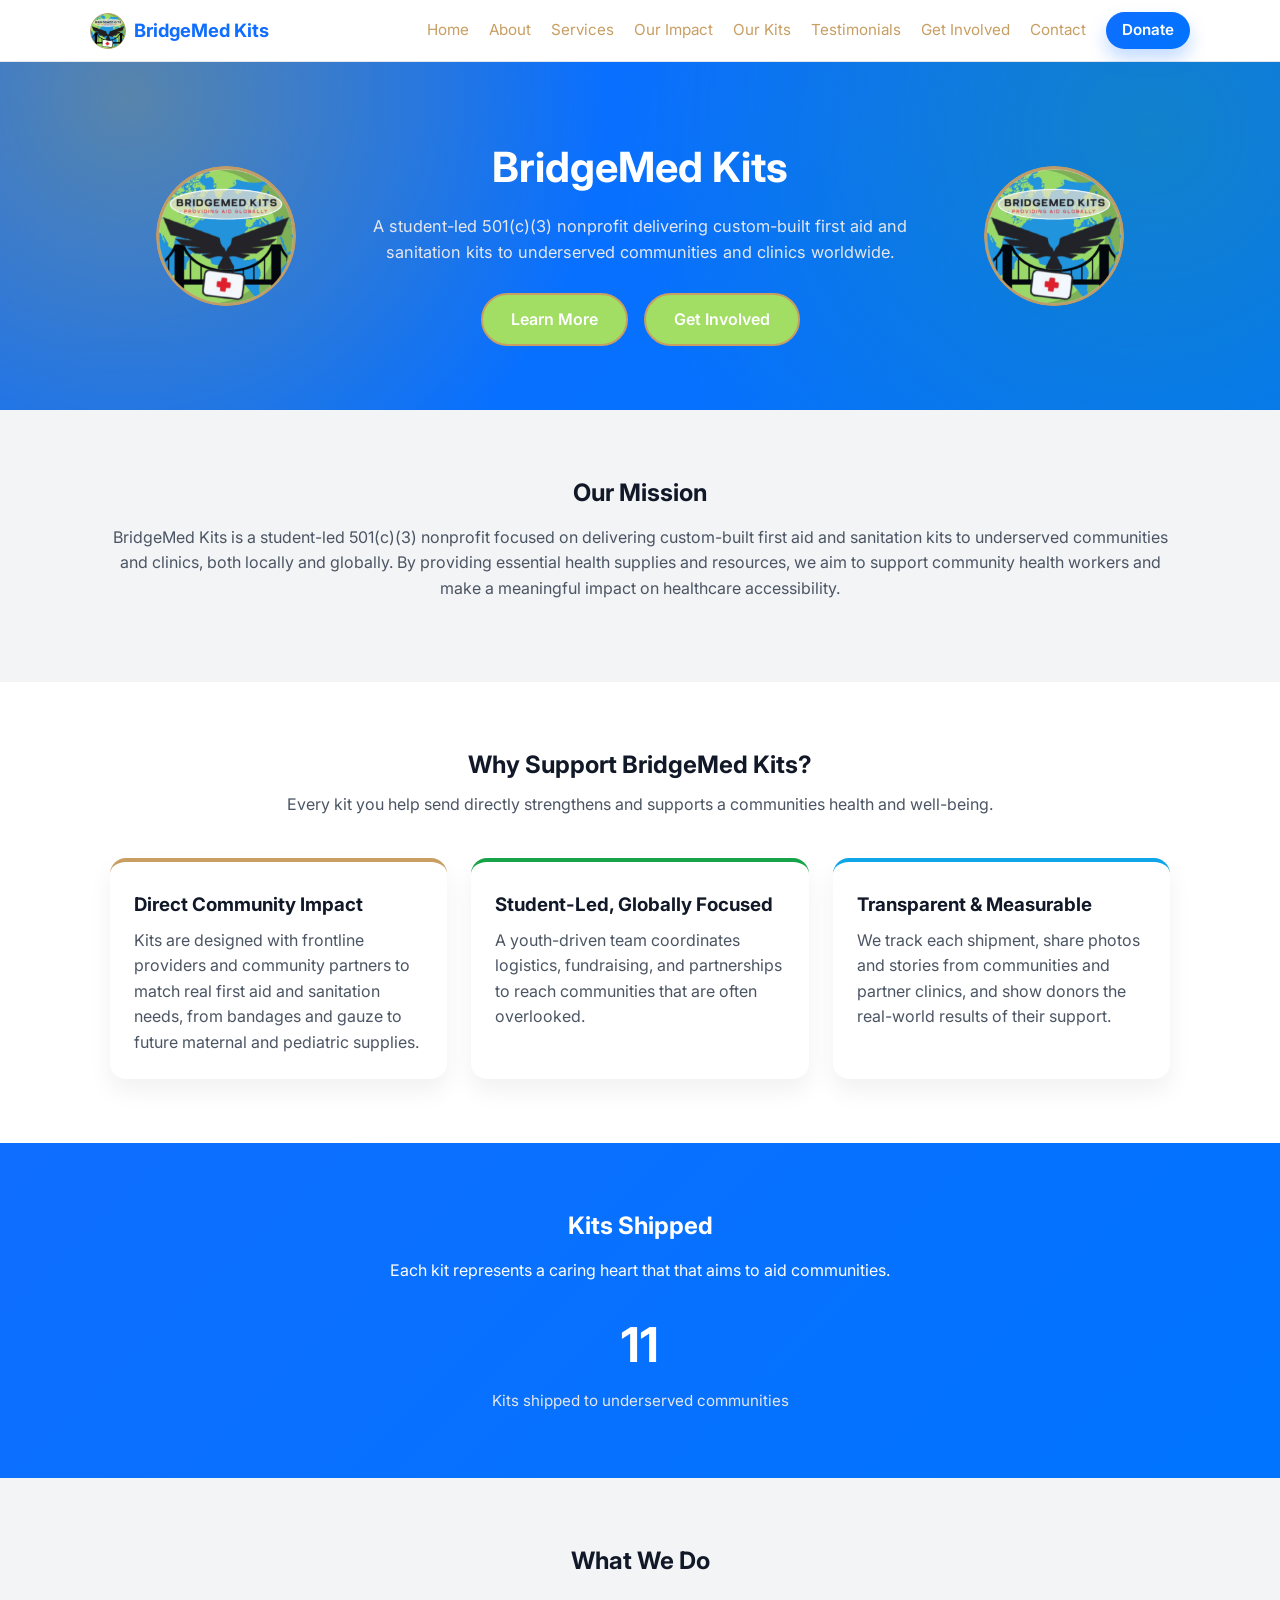
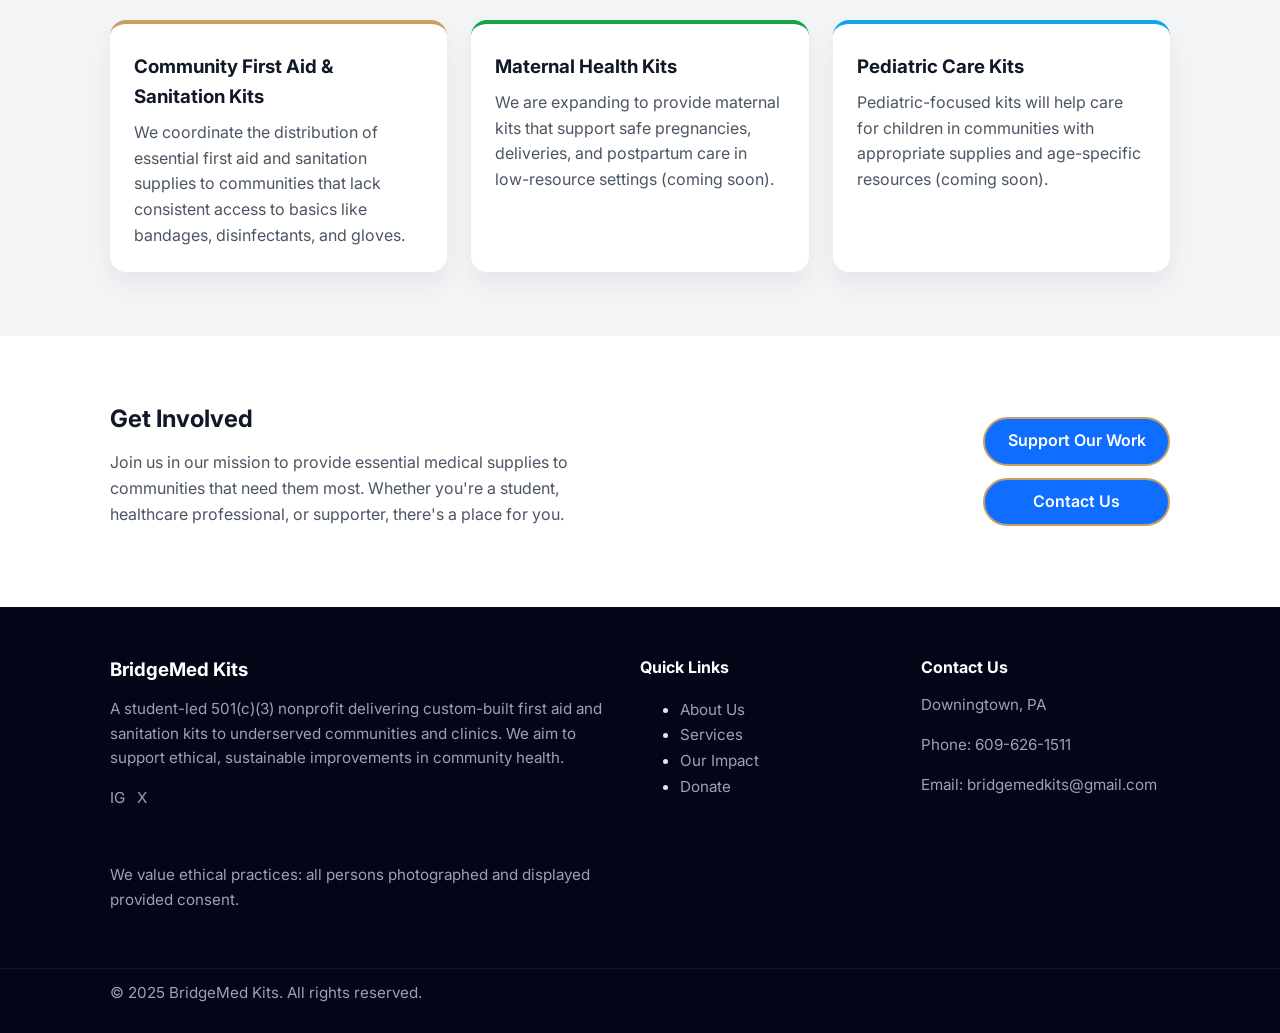
<file: index.html>
<!DOCTYPE html>
<html lang="en">
<head>
  <meta charset="UTF-8">
  <title>BridgeMed Kits | Home</title>
  <meta name="viewport" content="width=device-width, initial-scale=1.0">
  <link rel="icon" href="assets/logo.png" type="image/png">
  <link rel="stylesheet" href="styles.css">
  <link rel="preconnect" href="https://fonts.googleapis.com">
  <link rel="preconnect" href="https://fonts.gstatic.com" crossorigin>
  <link href="https://fonts.googleapis.com/css2?family=Inter:wght@300;400;500;600;700&display=swap" rel="stylesheet">
</head>
<body>
  <header class="site-header">
    <div class="container header-inner">
      <a href="index.html" class="brand">
        <!-- Replace logo.png with your actual logo file in /assets -->
        <img src="assets/logo.png" alt="BridgeMed Kits logo" class="brand-logo">
        <span class="brand-name">BridgeMed Kits</span>
      </a>
      <button class="nav-toggle" aria-label="Toggle navigation">
        <span></span><span></span><span></span>
      </button>
      <nav class="main-nav">
        <a href="index.html">Home</a>
        <a href="about.html">About</a>
        <a href="services.html">Services</a>
        <a href="impact.html">Our Impact</a>
        <a href="kits.html">Our Kits</a>
        <a href="testimonials.html">Testimonials</a>
        <a href="get-involved.html">Get Involved</a>
        <a href="contact.html">Contact</a>
        <a href="get-involved.html" class="btn btn-small">Donate</a>
      </nav>
    </div>
  </header>

  <main>
    <!-- Hero -->
    <section class="hero">
      <div class="hero-gradient"></div>
      <div class="container hero-content">
<img src="assets/logo.png" class="hero-logo hero-logo-left">
<img src="assets/logo.png" class="hero-logo hero-logo-right">

        <div class="hero-text">
          <h1>BridgeMed Kits</h1>
          <p>A student-led 501(c)(3) nonprofit delivering custom-built first aid and sanitation kits to underserved communities and clinics worldwide.</p>
         <div class="hero-actions">
  <a href="#mission" class="hero-btn">Learn More</a>
  <a href="#get-involved" class="hero-btn hero-btn-hover">Get Involved</a>
</div>
          </div>
        </div>
      </div>
    </section>

    <!-- Mission -->
    <section id="mission" class="section section-light">
      <div class="container section-center">
        <h2>Our Mission</h2>
        <p>
          BridgeMed Kits is a student-led 501(c)(3) nonprofit focused on delivering custom-built first aid
          and sanitation kits to underserved communities and clinics, both locally and globally. By providing
          essential health supplies and resources, we aim to support community health workers and make a
          meaningful impact on healthcare accessibility.
        </p>
      </div>
    </section>

    <!-- Why Support -->
    <section id="why-support" class="section">
      <div class="container">
        <div class="section-header">
          <h2>Why Support BridgeMed Kits?</h2>
          <p>Every kit you help send directly strengthens and supports a communities health and well-being.</p>
        </div>
        <div class="grid grid-3">
          <article class="card accent-gold">
            <h3>Direct Community Impact</h3>
            <p>
              Kits are designed with frontline providers and community partners to match real first aid and
              sanitation needs, from bandages and gauze to future maternal and pediatric supplies.
            </p>
          </article>
          <article class="card accent-green">
            <h3>Student-Led, Globally Focused</h3>
            <p>
              A youth-driven team coordinates logistics, fundraising, and partnerships to reach
              communities that are often overlooked.
            </p>
          </article>
          <article class="card accent-blue">
            <h3>Transparent & Measurable</h3>
            <p>
              We track each shipment, share photos and stories from communities and partner clinics, and show donors
              the real-world results of their support.
            </p>
          </article>
        </div>
      </div>
    </section>


    <!-- Kits Shipped Counter -->
    <section class="section section-accent">
      <div class="container section-center">
        <h2>Kits Shipped</h2>
        <p>Each kit represents a caring heart that that aims to aid communities.</p>
        <div class="counter-wrapper">
          <!-- Update data-target with your real kits shipped count -->
          <span class="counter-number" data-target="30"+"">0</span>
          <span class="counter-label">Kits shipped to underserved communities</span>
        </div>
      </div>
    </section>
    
    <!-- What We Do -->
    <section class="section section-light">
      <div class="container">
        <div class="section-header">
          <h2>What We Do</h2>
        </div>
        <div class="grid grid-3">
          <article class="card accent-gold">
            <h3>Community First Aid & Sanitation Kits</h3>
            <p>
              We coordinate the distribution of essential first aid and sanitation supplies to communities
              that lack consistent access to basics like bandages, disinfectants, and gloves.
            </p>
          </article>
          <article class="card accent-green">
            <h3>Maternal Health Kits</h3>
            <p>
              We are expanding to provide maternal kits that support safe pregnancies, deliveries,
              and postpartum care in low-resource settings (coming soon).
            </p>
          </article>
          <article class="card accent-blue">
            <h3>Pediatric Care Kits</h3>
            <p>
              Pediatric-focused kits will help care for children in communities with appropriate supplies and
              age-specific resources (coming soon).
            </p>
          </article>
        </div>
      </div>
    </section>

    <!-- Get Involved Preview -->
    <section class="section">
      <div class="container get-involved-preview">
        <div>
          <h2>Get Involved</h2>
          <p>
            Join us in our mission to provide essential medical supplies to communities that need them most.
            Whether you&apos;re a student, healthcare professional, or supporter, there&apos;s a place for you.
          </p>
        </div>
        <div class="get-involved-actions">
<a href="get-involved.html" class="support-pill">Support Our Work</a>
<a href="contact.html" class="support-pill">Contact Us</a>
        </div>
      </div>
    </section>

  </main>

  <footer class="site-footer">
    <div class="container footer-grid">
      <div>
        <h3>BridgeMed Kits</h3>
        <p>
          A student-led 501(c)(3) nonprofit delivering custom-built first aid and sanitation kits to underserved communities and clinics.
          We aim to support ethical, sustainable improvements in community health.
        </p>
        <div class="footer-social">
          <!-- Replace # with your real social links -->
          <a href="#" aria-label="Instagram">IG</a>
          <a href="#" aria-label="Twitter / X">X</a>
        </div>
      </div>
      <div>
        <h4>Quick Links</h4>
        <ul>
          <li><a href="about.html">About Us</a></li>
          <li><a href="services.html">Services</a></li>
          <li><a href="impact.html">Our Impact</a></li>
          <li><a href="get-involved.html">Donate</a></li>
        </ul>
      </div>
      <div>
        <h4>Contact Us</h4>
        <p>Downingtown, PA</p>
        <p>Phone: 609-626-1511</p>
        <p>Email: <a href="mailto:bridgemedkits@gmail.com">bridgemedkits@gmail.com</a></p>
      </div>
      <p class="footer-note">We value ethical practices: all persons photographed and displayed provided consent.</p>
    </div>
    <div class="footer-bottom">
      <div class="container">
        <p>&copy; 2025 BridgeMed Kits. All rights reserved.</p>
      </div>
    </div>
  </footer>

  <script src="main.js"></script>
</body>
</html>
</file>
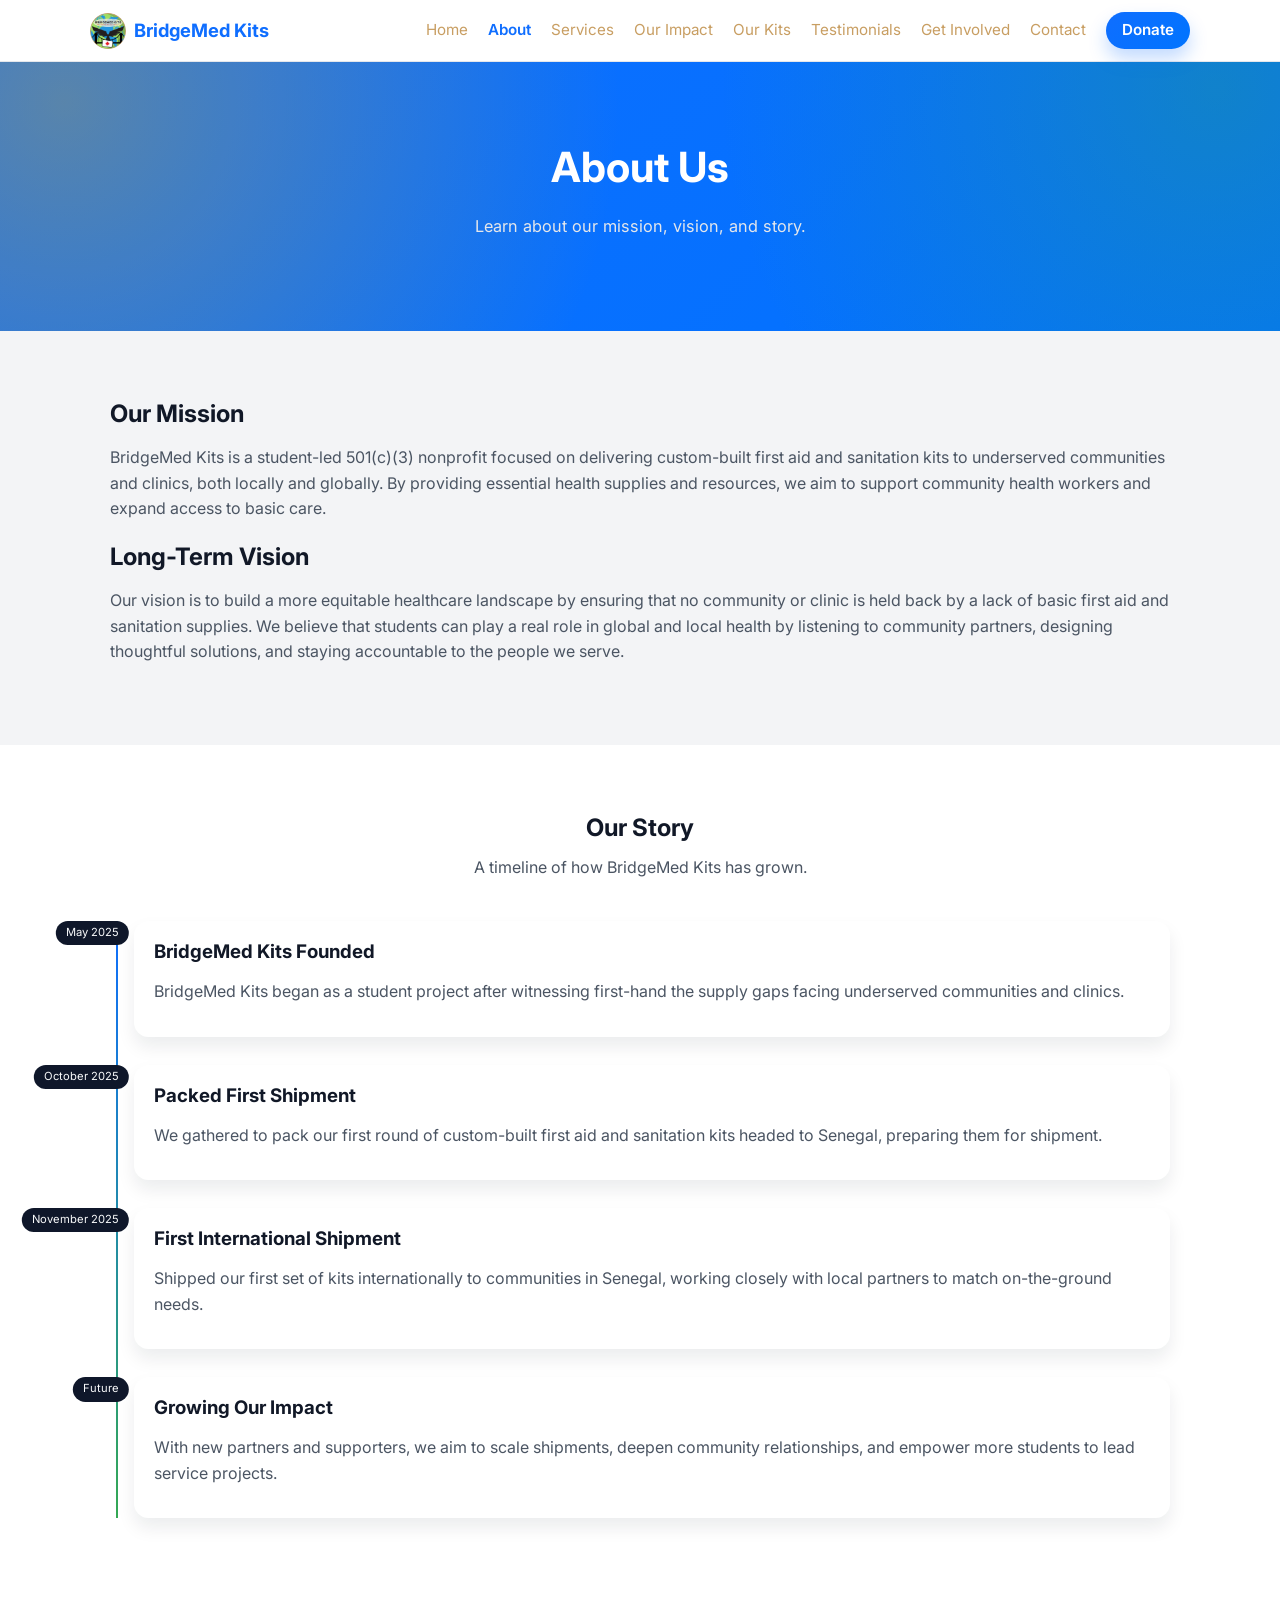
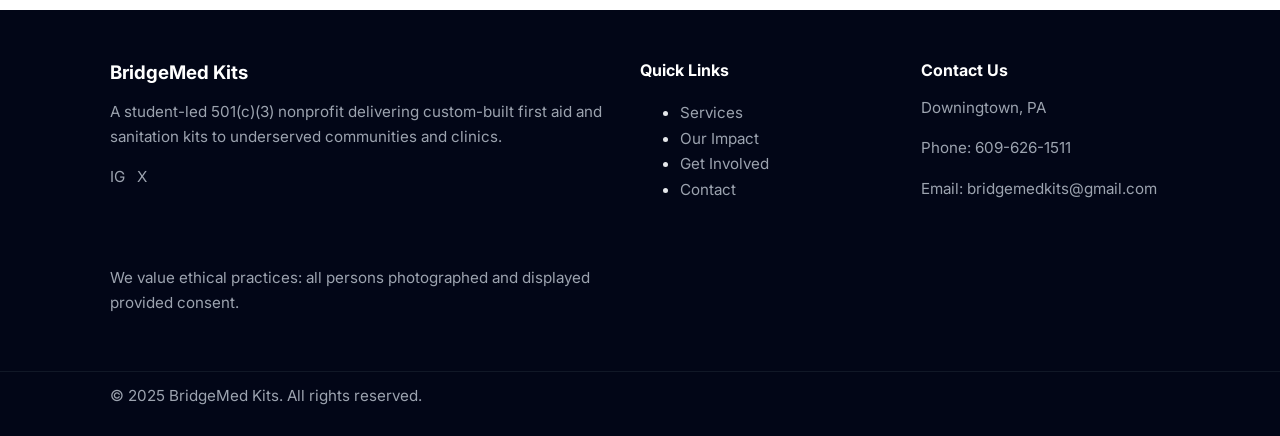
<file: about.html>
<!DOCTYPE html>
<html lang="en">
<head>
  <meta charset="UTF-8">
  <title>BridgeMed Kits | About Us</title>
  <meta name="viewport" content="width=device-width, initial-scale=1.0">
  <link rel="icon" href="assets/logo.png" type="image/png">
  <link rel="stylesheet" href="styles.css">
  <link rel="preconnect" href="https://fonts.googleapis.com">
  <link rel="preconnect" href="https://fonts.gstatic.com" crossorigin>
  <link href="https://fonts.googleapis.com/css2?family=Inter:wght@300;400;500;600;700&display=swap" rel="stylesheet">
</head>
<body>
  <header class="site-header">
    <div class="container header-inner">
      <a href="index.html" class="brand">
        <img src="assets/logo.png" alt="BridgeMed Kits logo" class="brand-logo">
        <span class="brand-name">BridgeMed Kits</span>
      </a>
      <button class="nav-toggle" aria-label="Toggle navigation">
        <span></span><span></span><span></span>
      </button>
      <nav class="main-nav">
        <a href="index.html">Home</a>
        <a href="about.html" class="active">About</a>
        <a href="services.html">Services</a>
        <a href="impact.html">Our Impact</a>
        <a href="kits.html">Our Kits</a>
        <a href="testimonials.html">Testimonials</a>
        <a href="get-involved.html">Get Involved</a>
        <a href="contact.html">Contact</a>
        <a href="get-involved.html" class="btn btn-small">Donate</a>
      </nav>
    </div>
  </header>

  <main>
    <section class="hero hero-subpage">
      <div class="hero-gradient"></div>
      <div class="container hero-content">
        <div class="hero-text">
          <h1>About Us</h1>
          <p>Learn about our mission, vision, and story.</p>
        </div>
      </div>
    </section>

    <section class="section section-light">
      <div class="container about-layout">
        <div>
          <h2>Our Mission</h2>
          <p>
            BridgeMed Kits is a student-led 501(c)(3) nonprofit focused on delivering custom-built first aid
            and sanitation kits to underserved communities and clinics, both locally and globally. By providing
            essential health supplies and resources, we aim to support community health workers and expand
            access to basic care.
          </p>
        </div>
        <div>
          <h2>Long-Term Vision</h2>
          <p>
            Our vision is to build a more equitable healthcare landscape by ensuring that no community or clinic
            is held back by a lack of basic first aid and sanitation supplies. We believe that students can play
            a real role in global and local health by listening to community partners, designing thoughtful solutions,
            and staying accountable to the people we serve.
          </p>
        </div>
      </div>
    </section>

    <section class="section">
      <div class="container">
        <div class="section-header">
          <h2>Our Story</h2>
          <p>A timeline of how BridgeMed Kits has grown.</p>
        </div>
        <div class="timeline">
          <div class="timeline-item">
            <div class="timeline-badge">May 2025</div>
            <div class="timeline-content">
              <h3>BridgeMed Kits Founded</h3>
              <p>
                BridgeMed Kits began as a student project after witnessing first-hand the supply gaps facing
                underserved communities and clinics.
              </p>
            </div>
          </div>
          <div class="timeline-item">
            <div class="timeline-badge">October 2025</div>
            <div class="timeline-content">
              <h3>Packed First Shipment</h3>
              <p>
                We gathered to pack our first round of custom-built first aid and sanitation kits headed to Senegal,
                preparing them for shipment.
              </p>
            </div>
          </div>
          <div class="timeline-item">
            <div class="timeline-badge">November 2025</div>
            <div class="timeline-content">
              <h3>First International Shipment</h3>
              <p>
                Shipped our first set of kits internationally to communities in Senegal, working closely with
                local partners to match on-the-ground needs.
              </p>
            </div>
          </div>
          <div class="timeline-item">
            <div class="timeline-badge">Future</div>
            <div class="timeline-content">
              <h3>Growing Our Impact</h3>
              <p>
                With new partners and supporters, we aim to scale shipments, deepen community relationships,
                and empower more students to lead service projects.
              </p>
            </div>
          </div>
        </div>
      </div>
    </section>
  </main>

  <footer class="site-footer">
    <div class="container footer-grid">
      <div>
        <h3>BridgeMed Kits</h3>
        <p>
          A student-led 501(c)(3) nonprofit delivering custom-built first aid and sanitation kits to underserved communities and clinics.
        </p>
        <div class="footer-social">
          <a href="#" aria-label="Instagram">IG</a>
          <a href="#" aria-label="Twitter / X">X</a>
        </div>
      </div>
      <div>
        <h4>Quick Links</h4>
        <ul>
          <li><a href="services.html">Services</a></li>
          <li><a href="impact.html">Our Impact</a></li>
          <li><a href="get-involved.html">Get Involved</a></li>
          <li><a href="contact.html">Contact</a></li>
        </ul>
      </div>
      <div>
        <h4>Contact Us</h4>
        <p>Downingtown, PA</p>
        <p>Phone: 609-626-1511</p>
        <p>Email: <a href="mailto:bridgemedkits@gmail.com">bridgemedkits@gmail.com</a></p>
      </div>
      <p class="footer-note">We value ethical practices: all persons photographed and displayed provided consent.</p>
    </div>
    <div class="footer-bottom">
      <div class="container">
        <p>&copy; 2025 BridgeMed Kits. All rights reserved.</p>
      </div>
    </div>
  </footer>

  <script src="main.js"></script>
</body>
</html>
</file>
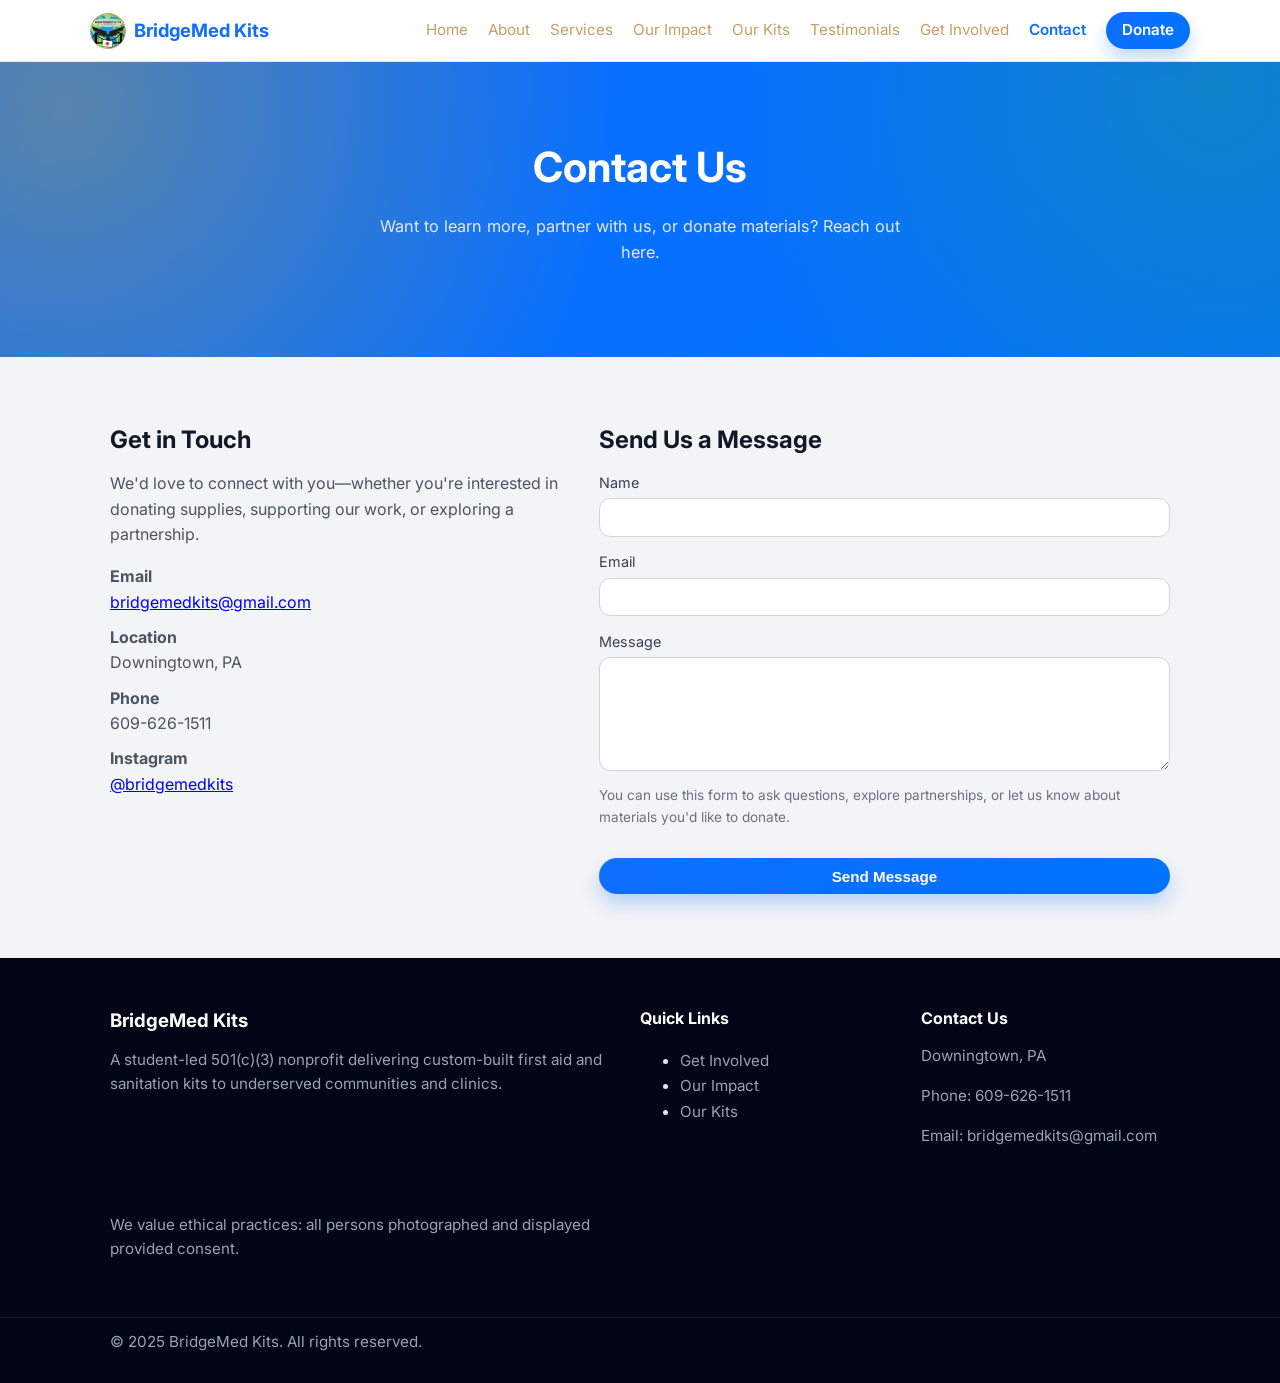
<file: contact.html>
<!DOCTYPE html>
<html lang="en">
<head>
  <meta charset="UTF-8">
  <title>BridgeMed Kits | Contact Us</title>
  <meta name="viewport" content="width=device-width, initial-scale=1.0">
  <link rel="icon" href="assets/logo.png" type="image/png">
  <link rel="stylesheet" href="styles.css">
  <link rel="preconnect" href="https://fonts.googleapis.com">
  <link rel="preconnect" href="https://fonts.gstatic.com" crossorigin>
  <link href="https://fonts.googleapis.com/css2?family=Inter:wght@300;400;500;600;700&display=swap" rel="stylesheet">
</head>
<body>
  <header class="site-header">
    <div class="container header-inner">
      <a href="index.html" class="brand">
        <img src="assets/logo.png" alt="BridgeMed Kits logo" class="brand-logo">
        <span class="brand-name">BridgeMed Kits</span>
      </a>
      <button class="nav-toggle" aria-label="Toggle navigation">
        <span></span><span></span><span></span>
      </button>
      <nav class="main-nav">
        <a href="index.html">Home</a>
        <a href="about.html">About</a>
        <a href="services.html">Services</a>
        <a href="impact.html">Our Impact</a>
        <a href="kits.html">Our Kits</a>
        <a href="testimonials.html">Testimonials</a>
        <a href="get-involved.html">Get Involved</a>
        <a href="contact.html" class="active">Contact</a>
        <a href="get-involved.html" class="btn btn-small">Donate</a>
      </nav>
    </div>
  </header>

  <main>
    <section class="hero hero-subpage">
      <div class="hero-gradient"></div>
      <div class="container hero-content">
        <div class="hero-text">
          <h1>Contact Us</h1>
          <p>Want to learn more, partner with us, or donate materials? Reach out here.</p>
        </div>
      </div>
    </section>

    <section class="section section-light">
      <div class="container contact-layout">
        <div class="contact-info">
          <h2>Get in Touch</h2>
          <p>
            We&apos;d love to connect with you—whether you&apos;re interested in donating supplies,
            supporting our work, or exploring a partnership.            
          </p>
          <div class="contact-details">
            <p><strong>Email</strong><br><a href="mailto:bridgemedkits@gmail.com">bridgemedkits@gmail.com</a></p>
            <p><strong>Location</strong><br>Downingtown, PA</p>
            <p><strong>Phone</strong><br>609-626-1511</p>
            <p><strong>Instagram</strong><br><a href="https://www.instagram.com/bridgemedkits?igsh=MWNqbDFlYzhyczluMQ%3D%3D&utm_source=qr" target="_blank" rel="noopener">@bridgemedkits</a></p>
          </div>
        </div>
        <div class="contact-form-wrapper">
          <h2>Send Us a Message</h2>
            <div id="success-message" class="success-message" style="display:none;">
    Thank you! Your message has been sent. We’ll get back to you shortly.
  </div>
          <form id="contact-form" action="https://formsubmit.co/1920a90eaf8f31cadbe0ac8e3f1f4343" method="POST">
           <input type="hidden" name="_captcha" value="false">
<input type="hidden" name="_next" value="https://bridgemedkits.org/contact.html?success=1">
<input type="hidden" name="_subject" value="New BridgeMed Kits Message">
            <label>
              Name
              <input type="text" id="name" name="name" required>
            </label>
            <label>
              Email
              <input type="email" id="email" name="email" required>
            </label>
            <label>
              Message
              <textarea id="message" name="message" rows="5" required></textarea>
            </label>
            <p class="form-helper">
              You can use this form to ask questions, explore partnerships, or let us know about materials you&apos;d like to donate.
            </p>
            <button type="submit" class="btn">Send Message</button>
         
          </form>
        </div>
      </div>
    </section>
  </main>

  <footer class="site-footer">
    <div class="container footer-grid">
      <div>
        <h3>BridgeMed Kits</h3>
        <p>A student-led 501(c)(3) nonprofit delivering custom-built first aid and sanitation kits to underserved communities and clinics.</p>
      </div>
      <div>
        <h4>Quick Links</h4>
        <ul>
          <li><a href="get-involved.html">Get Involved</a></li>
          <li><a href="impact.html">Our Impact</a></li>
          <li><a href="kits.html">Our Kits</a></li>
        </ul>
      </div>
      <div>
        <h4>Contact Us</h4>
        <p>Downingtown, PA</p>
        <p>Phone: 609-626-1511</p>
        <p>Email: <a href="mailto:bridgemedkits@gmail.com">bridgemedkits@gmail.com</a></p>
      </div>
      <p class="footer-note">We value ethical practices: all persons photographed and displayed provided consent.</p>
    </div>
    <div class="footer-bottom">
      <div class="container">
        <p>&copy; 2025 BridgeMed Kits. All rights reserved.</p>
      </div>
    </div>
  </footer>
<script>
  const params = new URLSearchParams(window.location.search);
  if (params.get('success') === '1') {
    document.getElementById('success-message').style.display = 'block';
  }
</script>
  <script src="main.js"></script>
</body>
</html>
</file>
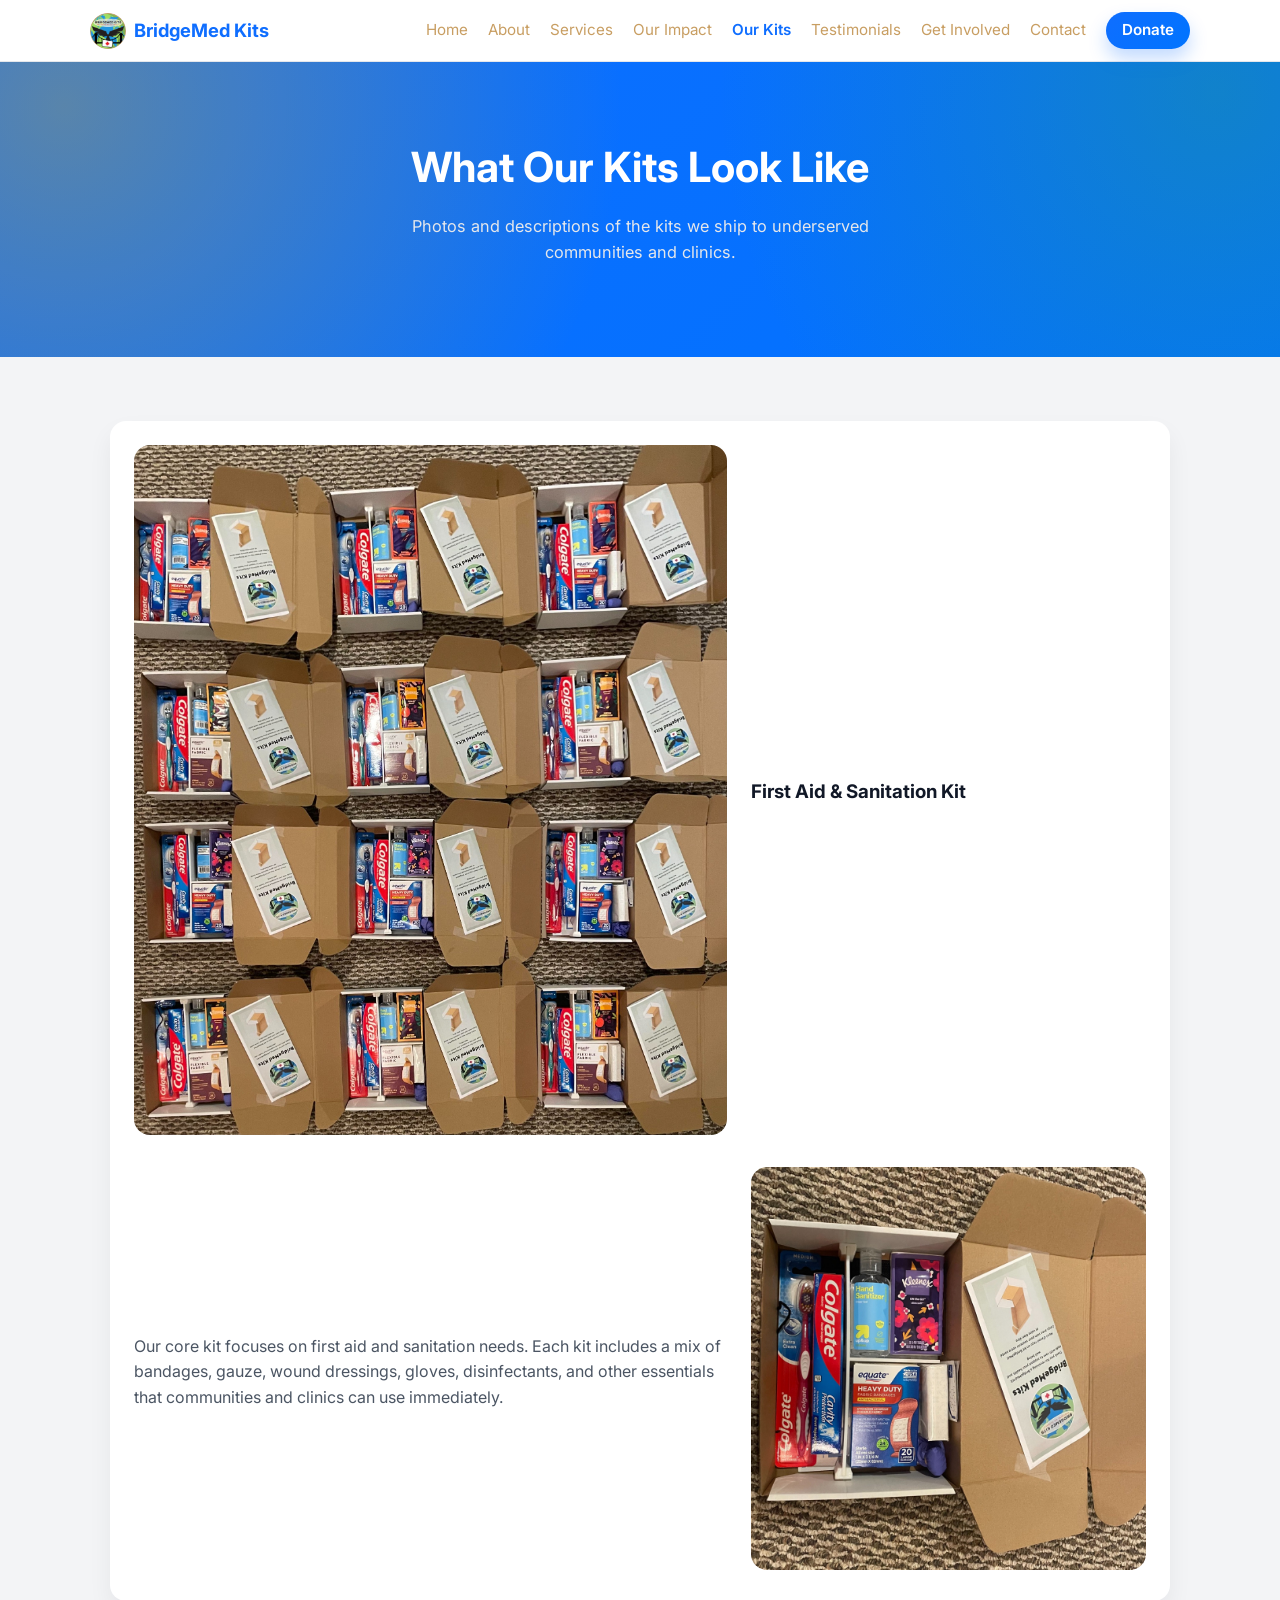
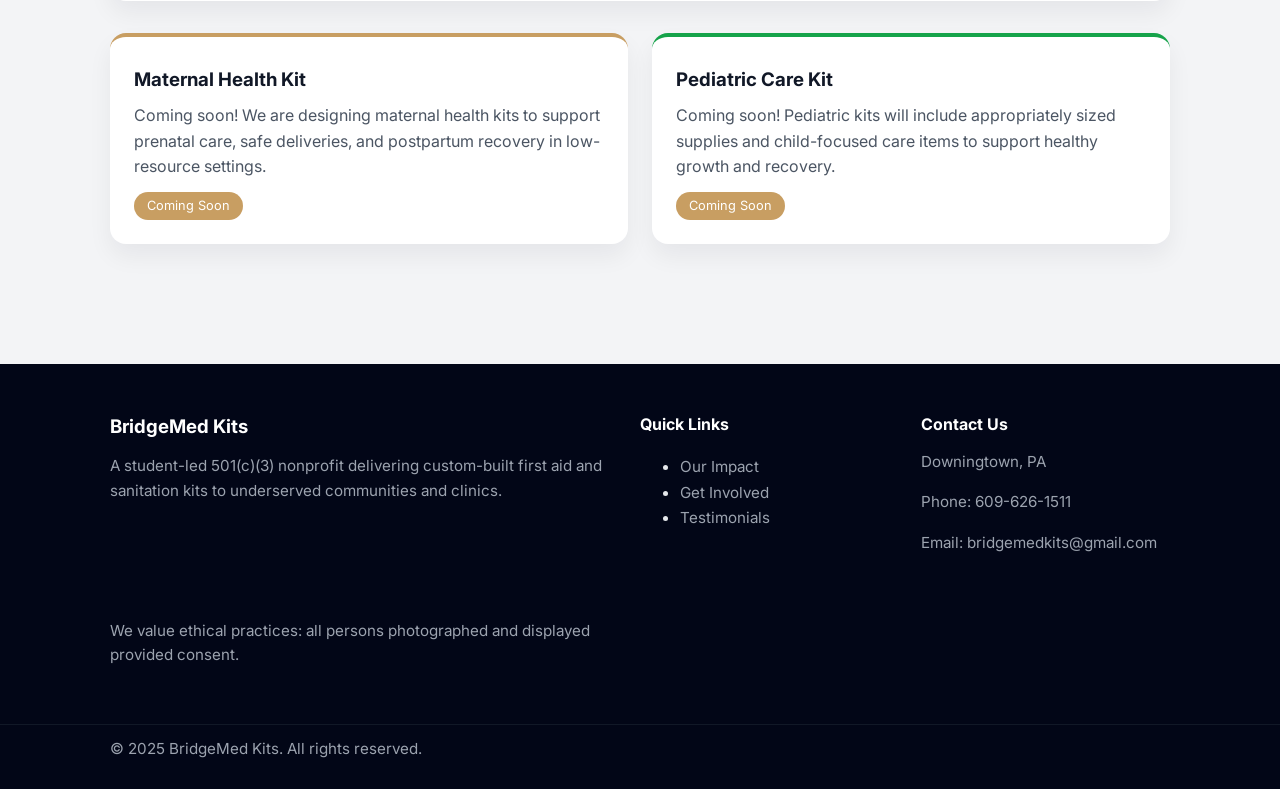
<file: kits.html>
<!DOCTYPE html>
<html lang="en">
<head>
  <meta charset="UTF-8">
  <title>BridgeMed Kits | What Our Kits Look Like</title>
  <meta name="viewport" content="width=device-width, initial-scale=1.0">
  <link rel="icon" href="assets/logo.png" type="image/png">
  <link rel="stylesheet" href="styles.css">
  <link rel="preconnect" href="https://fonts.googleapis.com">
  <link rel="preconnect" href="https://fonts.gstatic.com" crossorigin>
  <link href="https://fonts.googleapis.com/css2?family=Inter:wght@300;400;500;600;700&display=swap" rel="stylesheet">
</head>
<body>
  <header class="site-header">
    <div class="container header-inner">
      <a href="index.html" class="brand">
        <img src="assets/logo.png" alt="BridgeMed Kits logo" class="brand-logo">
        <span class="brand-name">BridgeMed Kits</span>
      </a>
      <button class="nav-toggle" aria-label="Toggle navigation">
        <span></span><span></span><span></span>
      </button>
      <nav class="main-nav">
        <a href="index.html">Home</a>
        <a href="about.html">About</a>
        <a href="services.html">Services</a>
        <a href="impact.html">Our Impact</a>
        <a href="kits.html" class="active">Our Kits</a>
        <a href="testimonials.html">Testimonials</a>
        <a href="get-involved.html">Get Involved</a>
        <a href="contact.html">Contact</a>
        <a href="get-involved.html" class="btn btn-small">Donate</a>
      </nav>
    </div>
  </header>

  <main>
    <section class="hero hero-subpage">
      <div class="hero-gradient"></div>
      <div class=" hero-content">
        <div class="hero-text">
          <h1>What Our Kits Look Like</h1>
          <p>Photos and descriptions of the kits we ship to underserved communities and clinics.</p>
        </div>
      </div>
    </section>

    <section class="section section-light">
      <div class="container">
        <div class="kit-main">
          <article class="card kit-card-main">
            <div class="kit-image-main">
              <img src="assets/kits.jpg" alt="Twelve packed BridgeMed Kits ready for shipment">
            </div>
            <h3>First Aid &amp; Sanitation Kit</h3>
            <p>
              Our core kit focuses on first aid and sanitation needs. Each kit includes a mix of bandages,
              gauze, wound dressings, gloves, disinfectants, and other essentials that communities and clinics
              can use immediately.
            </p>
            <div class="kit-image-secondary">
              <img src="assets/kit.jpg" alt="Close-up of a single BridgeMed Kit and its contents">
            </div>
          </article>
        </div>

       <div class="grid grid-2 kit-grid-secondary">
  
  <article class="card accent-gold kit-coming-soon">
    <h3>Maternal Health Kit</h3>
    <p>
      Coming soon! We are designing maternal health kits to support prenatal care, safe deliveries,
      and postpartum recovery in low-resource settings.
    </p>
    <div class="coming-soon-badge">Coming Soon</div>
  </article>

  <article class="card accent-green kit-coming-soon">
    <h3>Pediatric Care Kit</h3>
    <p>
      Coming soon! Pediatric kits will include appropriately sized supplies and child-focused care
      items to support healthy growth and recovery.
    </p>
    <div class="coming-soon-badge">Coming Soon</div>
  </article>

</div>
        </div>        <!-- FIX: closes container -->
</section>   <!-- FIX: closes section -->
  <footer class="site-footer">
    <div class="container footer-grid">
      <div>
        <h3>BridgeMed Kits</h3>
        <p>A student-led 501(c)(3) nonprofit delivering custom-built first aid and sanitation kits to underserved communities and clinics.</p>
      </div>
      <div>
        <h4>Quick Links</h4>
        <ul>
          <li><a href="impact.html">Our Impact</a></li>
          <li><a href="get-involved.html">Get Involved</a></li>
          <li><a href="testimonials.html">Testimonials</a></li>
        </ul>
      </div>
      <div>
        <h4>Contact Us</h4>
        <p>Downingtown, PA</p>
        <p>Phone: 609-626-1511</p>
        <p>Email: <a href="mailto:bridgemedkits@gmail.com">bridgemedkits@gmail.com</a></p>
      </div>
      <p class="footer-note">We value ethical practices: all persons photographed and displayed provided consent.</p>
    </div>
<div class="footer-bottom">
    <div class="container">
  <p>&copy; 2025 BridgeMed Kits. All rights reserved.</p>
</div>
  </footer>

  <script src="main.js"></script>
</body>
</html>
</file>
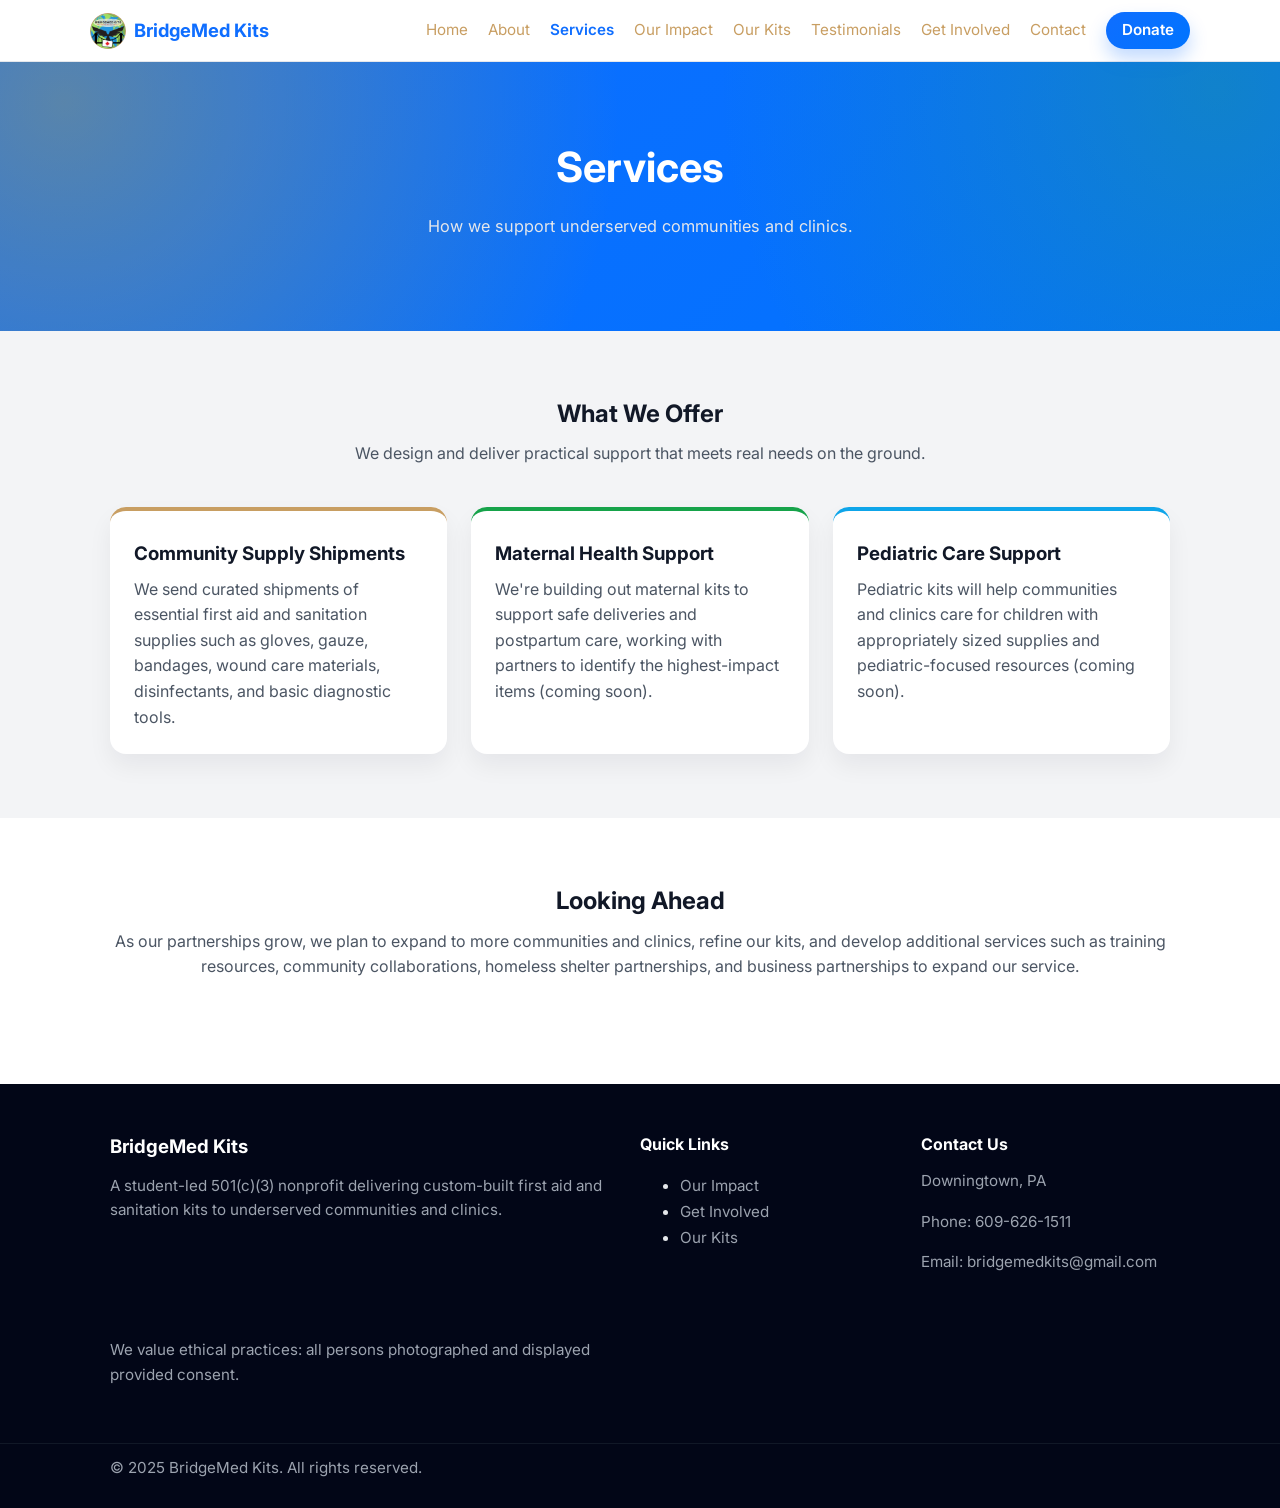
<file: services.html>
<!DOCTYPE html>
<html lang="en">
<head>
  <meta charset="UTF-8">
  <title>BridgeMed Kits | Services</title>
  <meta name="viewport" content="width=device-width, initial-scale=1.0">
  <link rel="icon" href="assets/logo.png" type="image/png">
  <link rel="stylesheet" href="styles.css">
  <link rel="preconnect" href="https://fonts.googleapis.com">
  <link rel="preconnect" href="https://fonts.gstatic.com" crossorigin>
  <link href="https://fonts.googleapis.com/css2?family=Inter:wght@300;400;500;600;700&display=swap" rel="stylesheet">
</head>
<body>
  <header class="site-header">
    <div class="container header-inner">
      <a href="index.html" class="brand">
        <img src="assets/logo.png" alt="BridgeMed Kits logo" class="brand-logo">
        <span class="brand-name">BridgeMed Kits</span>
      </a>
      <button class="nav-toggle" aria-label="Toggle navigation">
        <span></span><span></span><span></span>
      </button>
      <nav class="main-nav">
        <a href="index.html">Home</a>
        <a href="about.html">About</a>
        <a href="services.html" class="active">Services</a>
        <a href="impact.html">Our Impact</a>
        <a href="kits.html">Our Kits</a>
        <a href="testimonials.html">Testimonials</a>
        <a href="get-involved.html">Get Involved</a>
        <a href="contact.html">Contact</a>
        <a href="get-involved.html" class="btn btn-small">Donate</a>
      </nav>
    </div>
  </header>

  <main>
    <section class="hero hero-subpage">
      <div class="hero-gradient"></div>
      <div class="container hero-content">
        <div class="hero-text">
          <h1>Services</h1>
          <p>How we support underserved communities and clinics.</p>
        </div>
      </div>
    </section>

    <section class="section section-light">
      <div class="container">
        <div class="section-header">
          <h2>What We Offer</h2>
          <p>We design and deliver practical support that meets real needs on the ground.</p>
        </div>
    <div class="grid grid-3">
  <article class="card accent-gold">
    <h3>Community Supply Shipments</h3>
    <p>
      We send curated shipments of essential first aid and sanitation supplies such as gloves, gauze,
      bandages, wound care materials, disinfectants, and basic diagnostic tools.
    </p>
  </article>

  <article class="card accent-green">
    <h3>Maternal Health Support</h3>
    <p>
      We&apos;re building out maternal kits to support safe deliveries and postpartum care,
      working with partners to identify the highest-impact items (coming soon).
    </p>
  </article>

  <article class="card accent-blue">
    <h3>Pediatric Care Support</h3>
    <p>
      Pediatric kits will help communities and clinics care for children with appropriately sized supplies
      and pediatric-focused resources (coming soon).
    </p>
  </article>
</div>
      </div>
    </section>

    <section class="section">
      <div class="container">
        <div class="section-header">
          <h2>Looking Ahead</h2>
          <p>
            As our partnerships grow, we plan to expand to more communities and clinics, refine our kits,
            and develop additional services such as training resources, community collaborations,
            homeless shelter partnerships, and business partnerships to expand our service.
          </p>
        </div>
      </div>
    </section>
  </main>

  <footer class="site-footer">
    <div class="container footer-grid">
      <div>
        <h3>BridgeMed Kits</h3>
        <p>A student-led 501(c)(3) nonprofit delivering custom-built first aid and sanitation kits to underserved communities and clinics.</p>
      </div>
      <div>
        <h4>Quick Links</h4>
        <ul>
          <li><a href="impact.html">Our Impact</a></li>
          <li><a href="get-involved.html">Get Involved</a></li>
          <li><a href="kits.html">Our Kits</a></li>
        </ul>
      </div>
      <div>
        <h4>Contact Us</h4>
        <p>Downingtown, PA</p>
        <p>Phone: 609-626-1511</p>
        <p>Email: <a href="mailto:bridgemedkits@gmail.com">bridgemedkits@gmail.com</a></p>
      </div>
      <p class="footer-note">We value ethical practices: all persons photographed and displayed provided consent.</p>
    </div>
    <div class="footer-bottom">
      <div class="container">
        <p>&copy; 2025 BridgeMed Kits. All rights reserved.</p>
      </div>
    </div>
  </footer>

  <script src="main.js"></script>
</body>
</html>
</file>
<file: styles.css>
*,
*::before,
*::after {
  box-sizing: border-box;
}

html, body {
  margin: 0;
  padding: 0;
}

body {
  font-family: 'Inter', system-ui, -apple-system, BlinkMacSystemFont, 'Segoe UI', sans-serif;
  color: #111827;
  background-color: #f3f4f6;
  line-height: 1.6;
}

/* Layout utilities */

.container {
  width: 100%;
  max-width: 1100px;
  margin: 0 auto;
  padding: 0 1.25rem;
}

.section {
  padding: 4rem 0;
  background-color: #ffffff;
}

.section-light {
  padding: 4rem 0;
  background-color: #f3f4f6;
}

.section-accent {
  padding: 4rem 0;
  background: linear-gradient(135deg, #0f6eff, #0074ff);
  color: #ffffff;
}

.section-center {
  text-align: center;
}

.section-header {
  text-align: center;
  margin-bottom: 2.5rem;
}

.section-header h2 {
  margin-bottom: 0.5rem;
}

/* Typography */

h1, h2, h3, h4 {
  margin: 0 0 0.75rem;
  font-weight: 700;
  color: #111827;
}

.section-accent h2 {
  color: #ffffff;
}

p {
  margin: 0 0 1rem;
  color: #4b5563;
}

/* Header / Nav */

.site-header {
  position: sticky;
  top: 0;
  z-index: 40;
  background-color: #ffffff;
  border-bottom: 1px solid #e5e7eb;
}

.header-inner {
  display: flex;
  align-items: center;
  justify-content: space-between;
  padding: 0.75rem 0;
}

.brand {
  display: flex;
  align-items: center;
  text-decoration: none;
}

.brand-logo {
  width: 36px;
  height: 36px;
  border-radius: 999px;
  object-fit: contain;
  margin-right: 0.5rem;
  background-color: #0f6eff1a;
}

.brand-name {
  font-weight: 700;
  font-size: 1.15rem;
  color: #0f6eff;
}

.main-nav {
  display: flex;
  align-items: center;
  gap: 1.25rem;
}

.main-nav a {
  text-decoration: none;
  font-size: 0.95rem;
  color: #4b5563;
}

.main-nav a:hover {
  color: #0f6eff;
}

.main-nav a.active {
  font-weight: 600;
  color: #0f6eff;
}

/* Buttons */

.btn {
  display: inline-flex;
  align-items: center;
  justify-content: center;
  padding: 0.6rem 1.25rem;
  border-radius: 999px;
  background: linear-gradient(135deg, #0f6eff, #0074ff);
  color: #ffffff;
  text-decoration: none;
  font-weight: 600;
  font-size: 0.95rem;
  border: none;
  cursor: pointer;
  transition: transform 0.15s ease, box-shadow 0.15s ease, background 0.15s ease;
  box-shadow: 0 10px 18px rgba(15, 110, 255, 0.25);
}

.btn:hover {
  transform: translateY(-1px);
  box-shadow: 0 14px 24px rgba(15, 110, 255, 0.3);
}

.btn-outline {
  background: transparent;
  color: #0f6eff;
  border: 1px solid #0f6eff;
  box-shadow: none;
}

.btn-outline:hover {
  background: #0f6eff0d;
}

.btn-small {
  padding: 0.45rem 1rem;
  font-size: 0.9rem;
}

/* Hero */

.hero {
  position: relative;
  overflow: hidden;
  background-color: #0f6eff;
  color: #ffffff;
}

.hero-gradient {
  position: absolute;
  inset: 0;
  background:
    radial-gradient(circle at 10% 10%, #f4b40055 0, transparent 40%),
    radial-gradient(circle at 90% 20%, #34a8534d 0, transparent 45%),
    linear-gradient(135deg, #0f6eff, #0074ff);
  opacity: 0.98;
}

.hero-subpage .hero-gradient {
  background:
    radial-gradient(circle at 5% 15%, #f4b40055 0, transparent 45%),
    radial-gradient(circle at 95% 10%, #34a8534d 0, transparent 40%),
    linear-gradient(135deg, #0f6eff, #0074ff);
}

.hero-content {
  position: relative;
  padding: 4.5rem 0 4rem;
  display: flex;
  align-items: center;
  justify-content: center;
}

.hero-text {
  text-align: center;
  max-width: 640px;
}

.hero-text h1 {
  color: #ffffff;
  font-size: clamp(2rem, 4vw, 2.6rem);
}

.hero-text p {
  color: #e5e7eb;
  font-size: 1.02rem;
  max-width: 540px;
  margin: 0 auto 1.75rem;
}

.hero-actions {
  display: flex;
  justify-content: center;
  gap: 1rem;
}

/* Grid */

.grid {
  display: grid;
  gap: 1.5rem;
}

.grid-2 {
  grid-template-columns: repeat(2, minmax(0, 1fr));
}

.grid-3 {
  grid-template-columns: repeat(3, minmax(0, 1fr));
}

/* Cards */

.card {
  background-color: #ffffff;
  border-radius: 1rem;
  padding: 1.5rem;
  box-shadow: 0 12px 24px rgba(15, 23, 42, 0.06);
}

.card h3 {
  margin-top: 0.25rem;
  margin-bottom: 0.5rem;
}

.card p {
  margin-bottom: 0;
}

.accent-gold {
  border-top: 4px solid #f4b400;
}

.accent-green {
  border-top: 4px solid #34a853;
}

/* Get Involved preview */

.get-involved-preview {
  display: flex;
  gap: 2rem;
  align-items: center;
  justify-content: space-between;
}

.get-involved-preview p {
  max-width: 520px;
}

.get-involved-actions {
  display: flex;
  flex-direction: column;
  gap: 0.75rem;
}

/* Counter */

.counter-wrapper {
  margin-top: 1.5rem;
}

.counter-number {
  display: block;
  font-size: 3rem;
  font-weight: 700;
  margin-bottom: 0.25rem;
}

.counter-label {
  font-size: 0.95rem;
  color: #e5e7eb;
}

/* Footer */

.site-footer {
  background-color: #020617;
  color: #e5e7eb;
  padding-top: 3rem;
}

.footer-grid {
  display: grid;
  grid-template-columns: minmax(0, 2fr) repeat(2, minmax(0, 1fr));
  gap: 2rem;
  padding-bottom: 2.5rem;
}

.site-footer h3,
.site-footer h4 {
  color: #ffffff;
}

.site-footer p,
.site-footer a {
  color: #9ca3af;
  font-size: 0.95rem;
}

.site-footer a {
  text-decoration: none;
}

.site-footer a:hover {
  color: #ffffff;
}

.footer-social {
  display: flex;
  gap: 0.75rem;
  margin-top: 0.75rem;
}

.footer-bottom {
  border-top: 1px solid #111827;
  padding: 0.75rem 0;
  font-size: 0.85rem;
}

/* Timeline */

.timeline {
  position: relative;
  margin-top: 2rem;
  padding-left: 1.5rem;
}

.timeline::before {
  content: '';
  position: absolute;
  top: 0;
  left: 0.4rem;
  width: 2px;
  height: 100%;
  background: linear-gradient(#0f6eff, #34a853);
}

.timeline-item {
  position: relative;
  margin-bottom: 1.75rem;
}

.timeline-badge {
  position: absolute;
  left: -0.35rem;
  top: 0;
  transform: translateX(-100%);
  background-color: #0f172a;
  color: #f9fafb;
  font-size: 0.7rem;
  padding: 0.2rem 0.6rem;
  border-radius: 999px;
}

.timeline-content {
  background-color: #ffffff;
  border-radius: 0.9rem;
  padding: 1rem 1.25rem;
  box-shadow: 0 10px 18px rgba(15, 23, 42, 0.08);
}

/* Contact */

.contact-layout {
  display: grid;
  grid-template-columns: minmax(0, 1.1fr) minmax(0, 1.4fr);
  gap: 2.5rem;
  align-items: flex-start;
}

.contact-details p {
  margin-bottom: 0.6rem;
}

.contact-form-wrapper form {
  display: flex;
  flex-direction: column;
  gap: 0.85rem;
}

label {
  display: flex;
  flex-direction: column;
  font-size: 0.9rem;
  color: #374151;
}

input[type="text"],
input[type="email"],
textarea {
  margin-top: 0.25rem;
  border-radius: 0.7rem;
  border: 1px solid #d1d5db;
  padding: 0.55rem 0.75rem;
  font-family: inherit;
  font-size: 0.95rem;
}

input:focus,
textarea:focus {
  outline: 2px solid #0f6eff40;
  border-color: #0f6eff;
}

.form-helper {
  font-size: 0.85rem;
  color: #6b7280;
}

.form-status {
  margin-top: 0.5rem;
  font-size: 0.85rem;
}

/* Donate */

.donate-layout {
  display: grid;
  grid-template-columns: minmax(0, 1.1fr) minmax(0, 1.3fr);
  gap: 2.5rem;
  align-items: flex-start;
}

.donate-buttons {
  display: flex;
  flex-wrap: wrap;
  gap: 0.75rem;
  margin-top: 1rem;
}

.link-arrow {
  display: inline-flex;
  align-items: center;
  text-decoration: none;
  color: #0f6eff;
  font-weight: 500;
  margin-top: 0.75rem;
}

/* Images / placeholders */

.image-placeholder,
.video-placeholder {
  border-radius: 1rem;
  background: #e5e7eb;
  display: flex;
  align-items: center;
  justify-content: center;
  color: #6b7280;
  font-size: 0.9rem;
  padding: 3rem 1rem;
}

.image-grid .image-placeholder {
  padding: 4rem 1rem;
}

.kit-grid .image-placeholder {
  padding: 3rem 1rem;
}

/* Quotes */

.quote {
  font-style: italic;
}

.quote-attrib {
  font-size: 0.9rem;
  color: #6b7280;
}

/* Nav toggle for mobile */

.nav-toggle {
  display: none;
  flex-direction: column;
  gap: 0.18rem;
  background: none;
  border: none;
  padding: 0.25rem;
  cursor: pointer;
}

.nav-toggle span {
  width: 20px;
  height: 2px;
  background-color: #111827;
}

/* Responsive */

@media (max-width: 900px) {
  .grid-3 {
    grid-template-columns: repeat(2, minmax(0, 1fr));
  }

  .footer-grid {
    grid-template-columns: repeat(2, minmax(0, 1fr));
  }

  .contact-layout,
  .donate-layout {
    grid-template-columns: 1fr;
  }

  .get-involved-preview {
    flex-direction: column;
    align-items: flex-start;
  }

  .hero-content {
    padding: 3.75rem 0 3.25rem;
  }
}

@media (max-width: 700px) {
  .main-nav {
    position: absolute;
    top: 100%;
    right: 0;
    left: 0;
    background-color: #ffffff;
    flex-direction: column;
    align-items: flex-start;
    padding: 0.75rem 1.25rem 1rem;
    gap: 0.75rem;
    border-bottom: 1px solid #e5e7eb;
    display: none;
  }

  .main-nav.open {
    display: flex;
  }

  .nav-toggle {
    display: flex;
  }

  .grid-2,
  .grid-3 {
    grid-template-columns: 1fr;
  }

  .footer-grid {
    grid-template-columns: 1fr;
  }

  .hero-text h1 {
    font-size: 1.85rem;
  }

  .hero-actions {
    flex-direction: column;
  }

  .section,
  .section-light,
  .section-accent {
    padding: 3rem 0;
  }
}


/* --- BridgeMed Kits custom updates --- */

/* Nav link color */
.main-nav a {
  color: #c89e62;
}
.main-nav a:hover {
  color: #fbbf24;
}

/* Donate button in nav */
.main-nav .btn.btn-small {
  background-color: #c89e62;
  color: #ffffff;
  border-radius: 999px;
  padding: 0.4rem 1rem;
}

/* Hero logos */
.hero-logo {
  width: 64px;
  height: 64px;
  border-radius: 999px;
  object-fit: cover;
}
.hero-logo-left {
  position: absolute;
  left: 1.5rem;
  bottom: 1.5rem;
}
.hero-logo-right {
  position: absolute;
  right: 1.5rem;
  top: 1.5rem;
}

/* Button styles */
.btn,
.btn.btn-outline,
.main-nav .btn.btn-small {
  border-radius: 999px;
}

.btn.btn-outline {
  border: 2px solid #c89e62;
  background-color: transparent;
  color: #ffffff;
}

/* Accent cards */
.card.accent-gold {
  border-top: 4px solid #c89e62;
}
.card.accent-green {
  border-top: 4px solid #16a34a;
}
.card.accent-blue {
  border-top: 4px solid #0ea5e9;
}

/* Kits shipped subtitle */
.section-accent p {
  color: #ffffff;
}

/* Impact images */
.impact-grid {
  gap: 1.25rem;
}
.impact-photo-main img {
  width: 100%;
  border-radius: 1rem;
  box-shadow: 0 18px 40px rgba(15, 23, 42, 0.35);
}
.impact-photo img {
  width: 100%;
  border-radius: 0.9rem;
}

/* Impact video */
.impact-video {
  margin-top: 2rem;
}
.impact-video-player,
.testimonial-video {
  width: 100%;
  max-width: 640px;
  border-radius: 1rem;
  display: block;
}

/* Kits layout */
.kit-card-main {
  display: grid;
  grid-template-columns: minmax(0, 3fr) minmax(0, 2fr);
  gap: 1.5rem;
  align-items: center;
}
.kit-image-main img,
.kit-image-secondary img {
  width: 100%;
  border-radius: 1rem;
}
.grid.grid-2 {
  display: grid;
  grid-template-columns: repeat(2, minmax(0, 1fr));
  gap: 1.5rem;
}
.kit-coming-soon {
  position: relative;
}
.coming-soon-badge {
  display: inline-block;
  margin-top: 0.75rem;
  padding: 0.25rem 0.8rem;
  border-radius: 999px;
  background-color: #c89e62;
  color: #ffffff;
  font-size: 0.8rem;
}
/* Extra spacing around the secondary kit cards */
.kit-grid-secondary {
  margin-top: 3rem;       /* space ABOVE the maternal/pediatric row */
  margin-bottom: 4rem;    /* space BELOW it, so the black footer isn't squished */
}
/* Footer note */
.footer-note {
  margin-top: 1rem;
  font-size: 0.8rem;
  color: #9ca3af;
}
/* === Gold outline pill button === */
.gold-pill {
  border-radius: 999px;
  border: 2px solid #c89e62;
  padding: 0.55rem 1.8rem;
  background-color: #ffffff;
  color: #0066ff;          /* main blue text */
  font-weight: 600;
  display: inline-flex;
  align-items: center;
  justify-content: center;
  gap: 0.4rem;
}

.gold-pill:hover {
  background-color: #c89e62;
  color: #ffffff;
}
/* === Hero logo tweaks === */
.hero-logo-tall {
  position: absolute;
  top: 10%;
  transform: translateY(-50%);
  height: 10%;      /* how tall they are inside the blue area */
  width: auto;
}
.kits-subtitle {
  color: #ffffff;
}
/* === Card top banner === */
.card-top-banner {
  height: 6px;
  border-radius: 999px;
  margin-bottom: 1rem;
  background: linear-gradient(90deg, #0d6efd, #00c48c, #c89e62);
}
/* Center the video section */
.video-stories {
  text-align: center;
  width: 100%;
  max-width: 900px;
  margin: 0 auto;
  margin-top: 20px;
}

.video-stories h3 {
  text-align: center;
  margin-bottom: 15px;
}

/* Center and size the video itself */
.testimonial-video {
  display: block;
  margin: 0 auto;
  width: 80%;
  max-width: 750px;
  border-radius: 12px;
}
/* Center the video section */
.video-stories {
  text-align: center;
  width: 100%;
  max-width: 900px;
  margin: 0 auto;
  margin-top: 20px;
}

.video-stories h3 {
  text-align: center;
  margin-bottom: 15px;
}

/* Center and size the video itself */
.testimonial-video {
  display: block;
  margin: 0 auto;
  width: 80%;
  max-width: 750px;
  border-radius: 12px;
}
/* ============================
   HERO BUTTON STYLING
============================ */
.hero-btn {
  display: inline-block;
  padding: 12px 28px;
  background-color: #a1de63;    /* green background */
  color: white !important;       /* white text */
  border: 2px solid #c89e62;     /* gold border */
  border-radius: 50px;           /* oval shape */
  text-decoration: none !important;
  font-weight: 600;
  transition: 0.25s ease-in-out;
}

/* Hover for both buttons */
.hero-btn:hover {
  background-color: #8bd452; /* slightly darker green */
  color: white;
}

/* Special hover for Get Involved → turns gold */
.hero-btn-hover:hover {
  background-color: #c89e62 !important;
  border-color: #c89e62 !important;
  color: white !important;
}
/* ============================
   HERO BUTTON STYLING — FINAL OVERRIDE
============================ */
.hero-btn,
.hero-btn:hover,
.hero-btn.hero-btn-hover:hover {
  all: unset;
  display: inline-block;
  padding: 12px 28px !important;
  background-color: #a1de63 !important; /* green */
  color: white !important;
  border: 2px solid #c89e62 !important; /* gold */
  border-radius: 50px !important;
  font-weight: 600 !important;
  text-decoration: none !important;
  cursor: pointer !important;
}

/* hover for both */
.hero-btn:hover {
  background-color: #8bd452 !important;
}

/* special hover */
.hero-btn.hero-btn-hover:hover {
  background-color: #c89e62 !important;
  border-color: #c89e62 !important;
  color: white !important;
}
.hero-btn:not(.hero-btn-hover):hover {
  background-color: #c89e62 !important;
  border-color: #c89e62 !important;
  color: white !important;
}
.support-pill {
  display: inline-flex;
  align-items: center;
  justify-content: center;
  padding: 0.6rem 1.4rem;
  border-radius: 999px;
  background-color: #0f6eff; /* blue */
  color: #ffffff !important;
  border: 2px solid #c89e62; /* gold */
  font-weight: 600;
  text-decoration: none;
  transition: 0.2s ease-in-out;
}

.support-pill:hover {
  background-color: #c89e62; /* gold on hover */
  border-color: #c89e62;
  color: #ffffff !important;
}
/* =============================
   FINAL FIX FOR SUPPORT PILLS
   OVERRIDES *ALL* PREVIOUS BUTTON CSS
============================= */
.support-pill {
  all: unset;
  display: inline-flex !important;
  align-items: center !important;
  justify-content: center !important;
  padding: 0.6rem 1.4rem !important;
  border-radius: 999px !important;
  background-color: #0f6eff !important; /* blue */
  color: #ffffff !important;            /* white text */
  border: 2px solid #c89e62 !important; /* gold border */
  font-weight: 600 !important;
  cursor: pointer !important;
  text-decoration: none !important;
  transition: 0.25s ease-in-out !important;
}

/* Hover → gold pill */
.support-pill:hover {
  background-color: #c89e62 !important;
  border-color: #c89e62 !important;
  color: #ffffff !important;
}
.kit-grid-secondary {
  margin-top: 2rem;
  margin-bottom: 3.5rem; /* gives breathing room before footer */
}
/* ============================================
   GET INVOLVED — DONATE BUTTON CUSTOM PILL STYLE
============================================ */

.donate-buttons a {
  all: unset !important;
  display: inline-flex !important;
  align-items: center !important;
  justify-content: center !important;
  padding: 0.6rem 1.6rem !important;
  border-radius: 999px !important;

  background-color: #0f6eff !important;   /* blue background */
  color: #ffffff !important;              /* white text */
  border: 2px solid #c89e62 !important;   /* gold outline */

  font-weight: 600 !important;
  cursor: pointer !important;
  text-decoration: none !important;
  transition: 0.25s ease-in-out !important;
}

/* Hover → turn gold */
.donate-buttons a:hover {
  background-color: #c89e62 !important;
  border-color: #c89e62 !important;
  color: #ffffff !important;
}
/* ============================================
   HERO LOGOS — BIG & CENTERED IN HERO BAND
============================================ */
.hero-content {
  position: relative; /* make sure logos use this as their positioning parent */
}

.hero-logo {
  position: absolute;
  top: 50%;                      /* vertically centered in the blue hero area */
  transform: translateY(-50%);   /* fix true centering */
  height: 140px;                 /* make them larger */
  width: auto;
  border-radius: 999px;
  object-fit: cover;
  opacity: 0.95;
}

/* Left logo: toward left side, not hugging the edge */
.hero-logo-left {
  left: 6%;
  bottom: auto;                  /* override old bottom position */
}

/* Right logo: toward right side */
.hero-logo-right {
  right: 6%;
  top: 50%;                      /* make sure it follows the same centering */
}

/* Optional: hide the big logos on small screens so they don't crowd text */
@media (max-width: 900px) {
  .hero-logo {
    display: none;
  }
}
.success-message {
  background: #e6ffed;
  border: 1px solid #48c774;
  padding: 15px 20px;
  margin-bottom: 20px;
  border-radius: 8px;
  color: #215732;
  font-weight: 500;
  font-size: 1rem;
}
body {
  background-color: #ffffff;
}
/* FORCE FOOTER FULL WIDTH */
.site-footer {
  width: 100vw;
  margin-left: calc(50% - 50vw);
  margin-right: calc(50% - 50vw);
}
</file>
